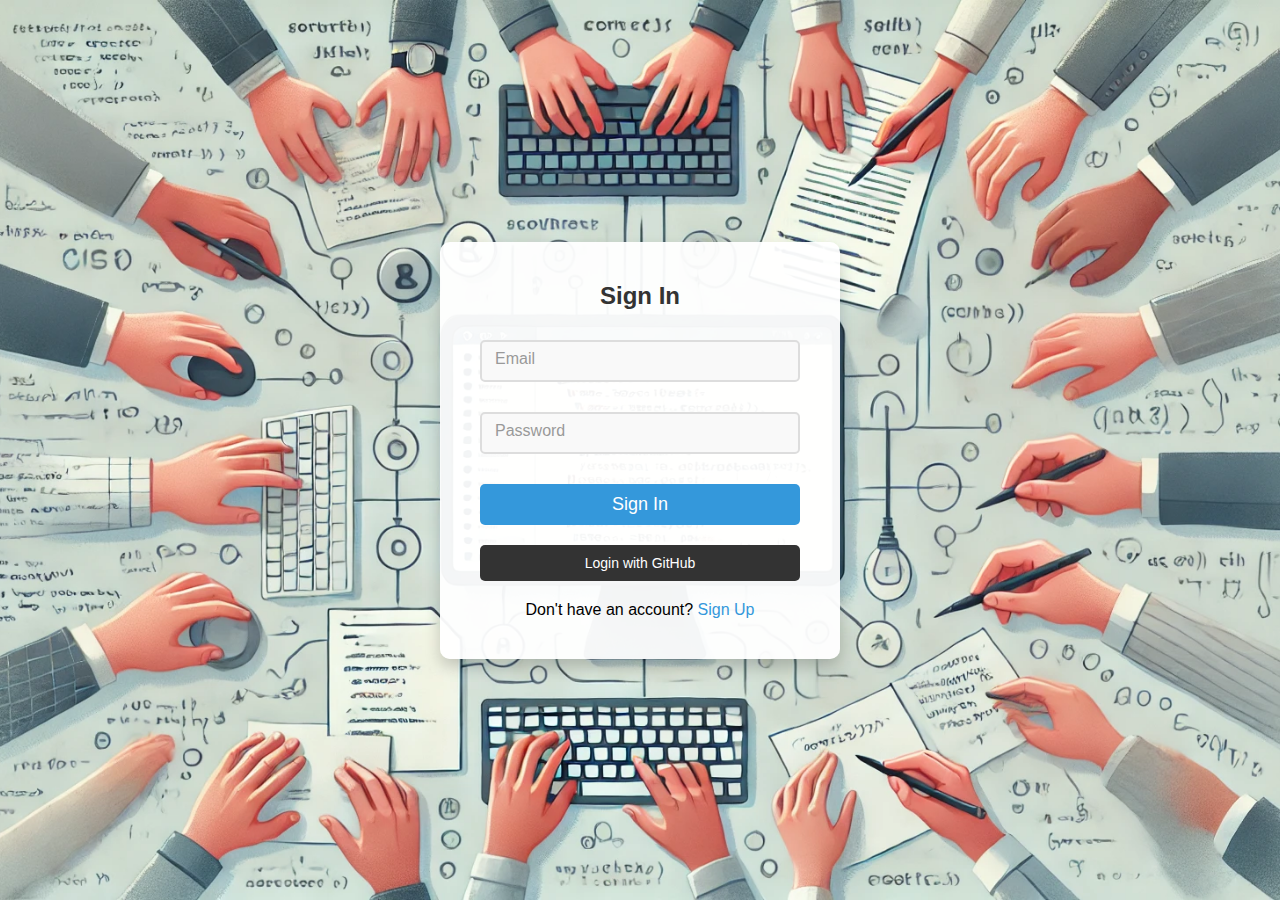
<file: welcome/login_interface/index.html>
<!DOCTYPE html>
<html lang="en">
<head>
    <meta charset="UTF-8">
    <meta http-equiv="Cache-Control" content="no-cache, no-store, must-revalidate">
    <meta http-equiv="Pragma" content="no-cache">
    <meta http-equiv="Expires" content="0">
    <meta name="viewport" content="width=device-width, initial-scale=1.0">
    <title>Sign In / Sign Up</title>
    <link rel="stylesheet" href="styles.css">
</head>
<body>
    <div class="container">
        <div class="form-box">
            <!-- Sign In Form -->
            <form id="sign-in-form">
                <h2>Sign In</h2>
                <div class="input-box">
                    <input type="email" id="login-email" required>
                    <label>Email</label>
                </div>
                <div class="input-box">
                    <input type="password" id="login-password" required>
                    <label>Password</label>
                </div>
                <button type="submit" class="submit-btn">Sign In</button>
                <div class="oauth-section">
                    <button type="button" class="oauth-btn github-btn" onclick="loginWithGitHub()">Login with GitHub</button>
                </div>
                <p class="switch">Don't have an account? <a href="#" id="show-signup">Sign Up</a></p>
            </form>

            <!-- Sign Up Form -->
            <form id="sign-up-form" class="hidden">
                <h2>Sign Up</h2>
                <div class="input-box">
                    <input type="text" id="signup-username" required>
                    <label>Username</label>
                </div>
                <div class="input-box">
                    <input type="email" id="signup-email" required>
                    <label>Email</label>
                </div>
                <div class="input-box">
                    <input type="password" id="signup-password" required>
                    <label>Password</label>
                </div>
                <div class="input-box">
                    <input type="password" id="signup-repassword" required>
                    <label>Re-write Password</label>
                </div>
                <button type="submit" class="submit-btn">Sign Up</button>
                <p class="switch">Already have an account? <a href="#" id="show-signin">Sign In</a></p>
            </form>
        </div>
    </div>

    <script src="scripts.js"></script>
</body>
</html>
</file>
<file: welcome/login_interface/styles.css>
* {
    margin: 0;
    padding: 0;
    box-sizing: border-box;
    font-family: 'Arial', sans-serif;
}

body {
    display: flex;
    justify-content: center;
    align-items: center;
    height: 100vh;
    background: url('./pictures/login-background.webp') no-repeat center center fixed;
    background-size: cover;
    background-attachment: fixed;
}

.container {
    width: 400px;
    background: rgba(255, 255, 255, 0.95); 
    padding: 40px;
    border-radius: 10px;
    box-shadow: 0 8px 16px rgba(0, 0, 0, 0.2); 
}

h2 {
    text-align: center;
    margin-bottom: 30px;
    color: #333;
}

.form-box {
    width: 100%;
}

.input-box {
    position: relative;
    margin-bottom: 30px;
}

.input-box input {
    width: 100%;
    padding: 10px;
    font-size: 16px;
    border: 2px solid #ddd;
    outline: none;
    border-radius: 5px;
    background: #f9f9f9; 
    color: #333;
}

.input-box label {
    position: absolute;
    top: 10px;
    left: 15px;
    color: #999;
    pointer-events: none;
    transition: 0.5s;
}

.input-box input:focus ~ label,
.input-box input:valid ~ label {
    top: -15px;
    left: 10px;
    color: #3498db;
    font-size: 12px;
    background-color: white;
    padding: 0 5px;
}

.submit-btn {
    width: 100%;
    padding: 10px;
    border: none;
    background: #3498db;
    color: #fff;
    font-size: 18px;
    border-radius: 5px;
    cursor: pointer;
    transition: 0.3s ease;
}

.submit-btn:hover {
    background: #2980b9;
}

.oauth-section {
    display: flex;
    justify-content: space-between;
    margin-top: 20px;
}

.oauth-btn {
    width: 100%;
    padding: 10px;
    font-size: 14px;
    cursor: pointer;
    border: none;
    border-radius: 5px;
    background: #f9f9f9; 
    color: #333;
}


.github-btn {
    background-color: #333;
    color: white;
}

.google-btn:hover {
    background-color: #c5382a;
}

.github-btn:hover {
    background-color: #222;
}

.switch {
    text-align: center;
    margin-top: 20px;
}

.switch a {
    color: #3498db;
    text-decoration: none;
}

.switch a:hover {
    text-decoration: underline;
}

.hidden {
    display: none;
}
</file>
